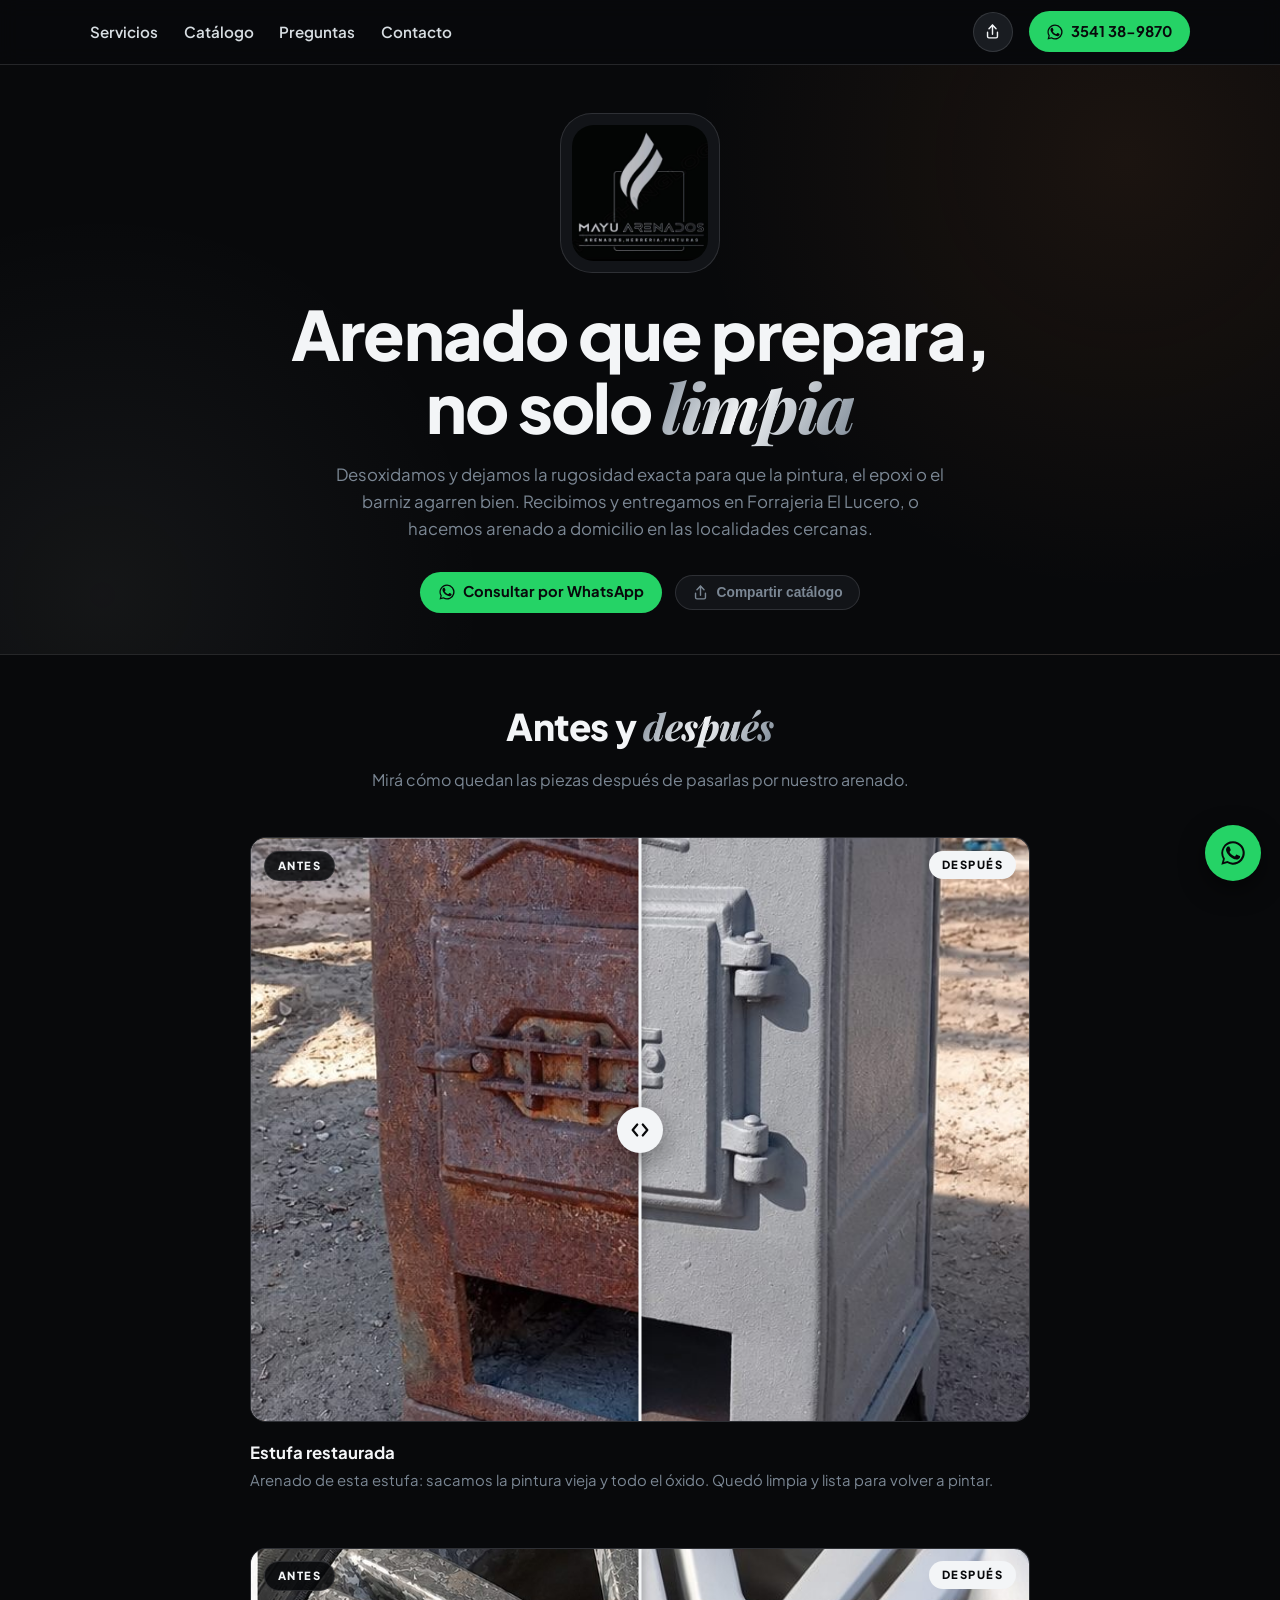
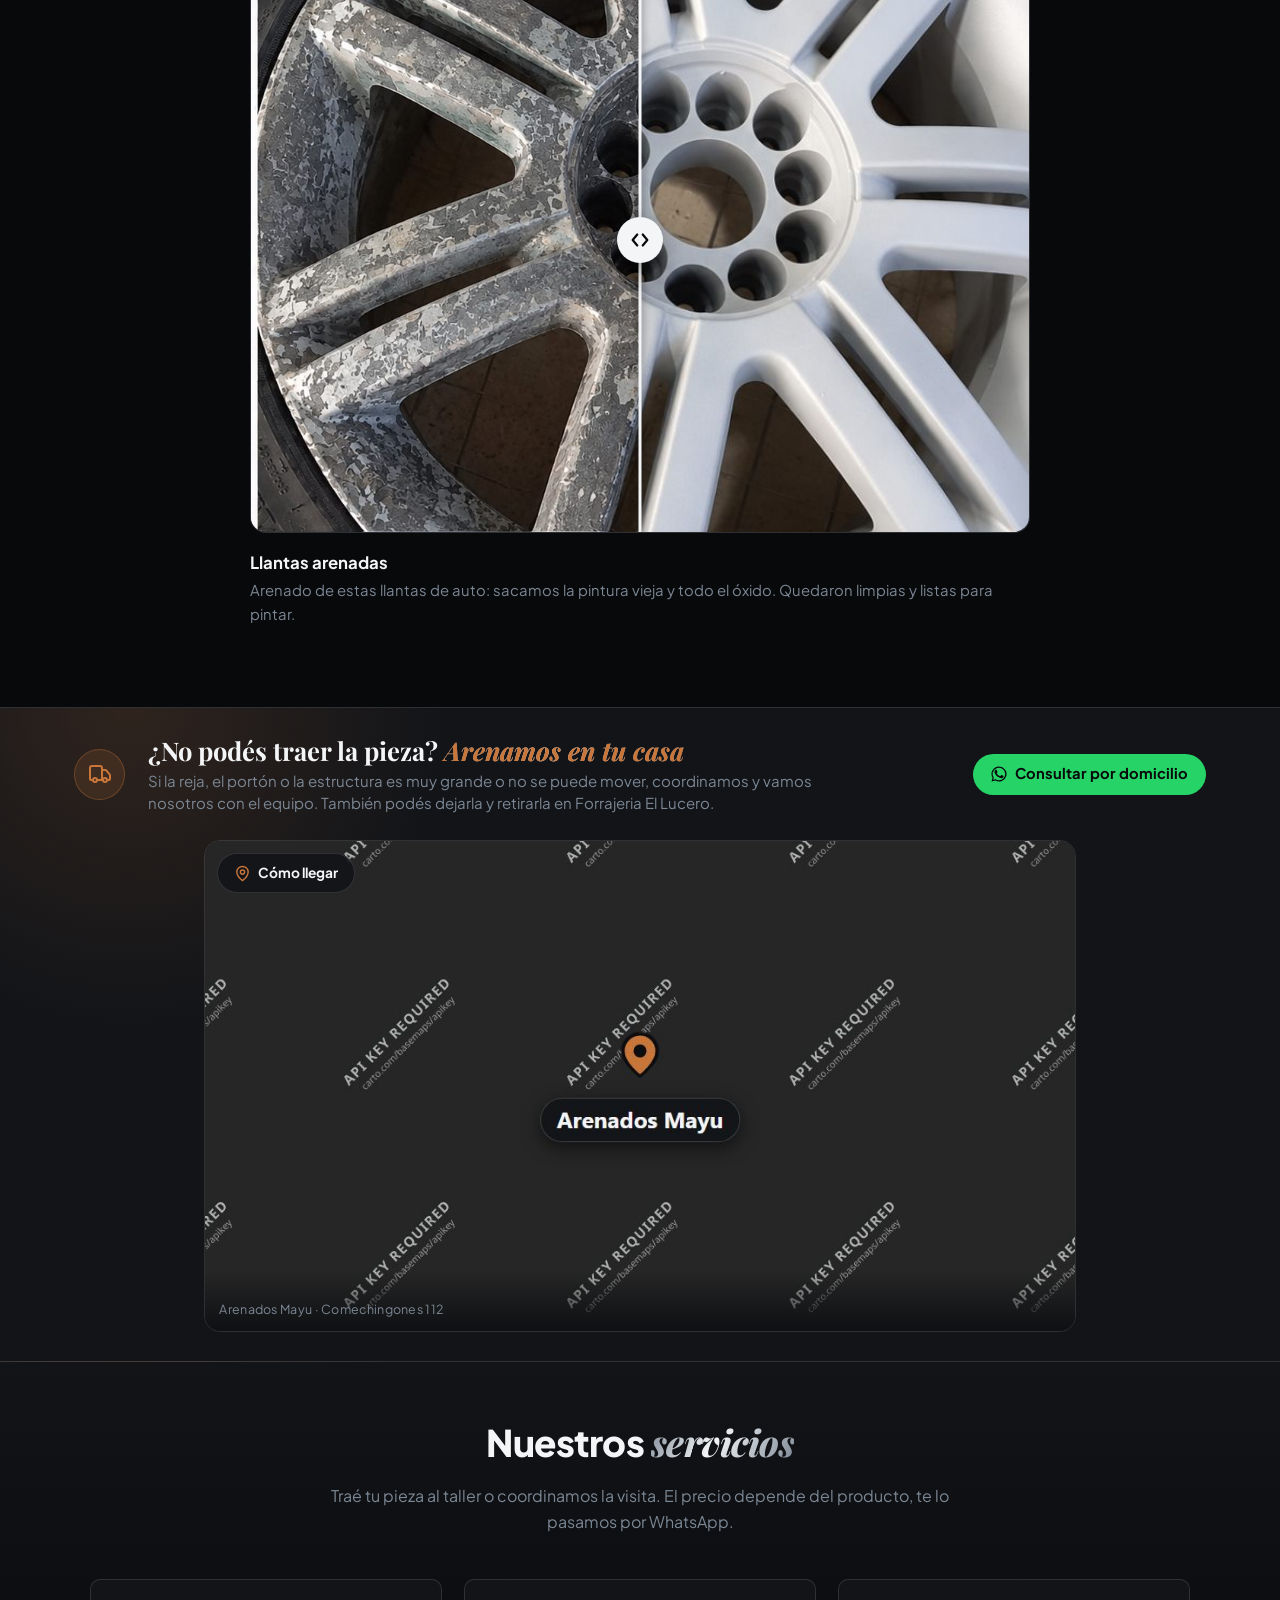
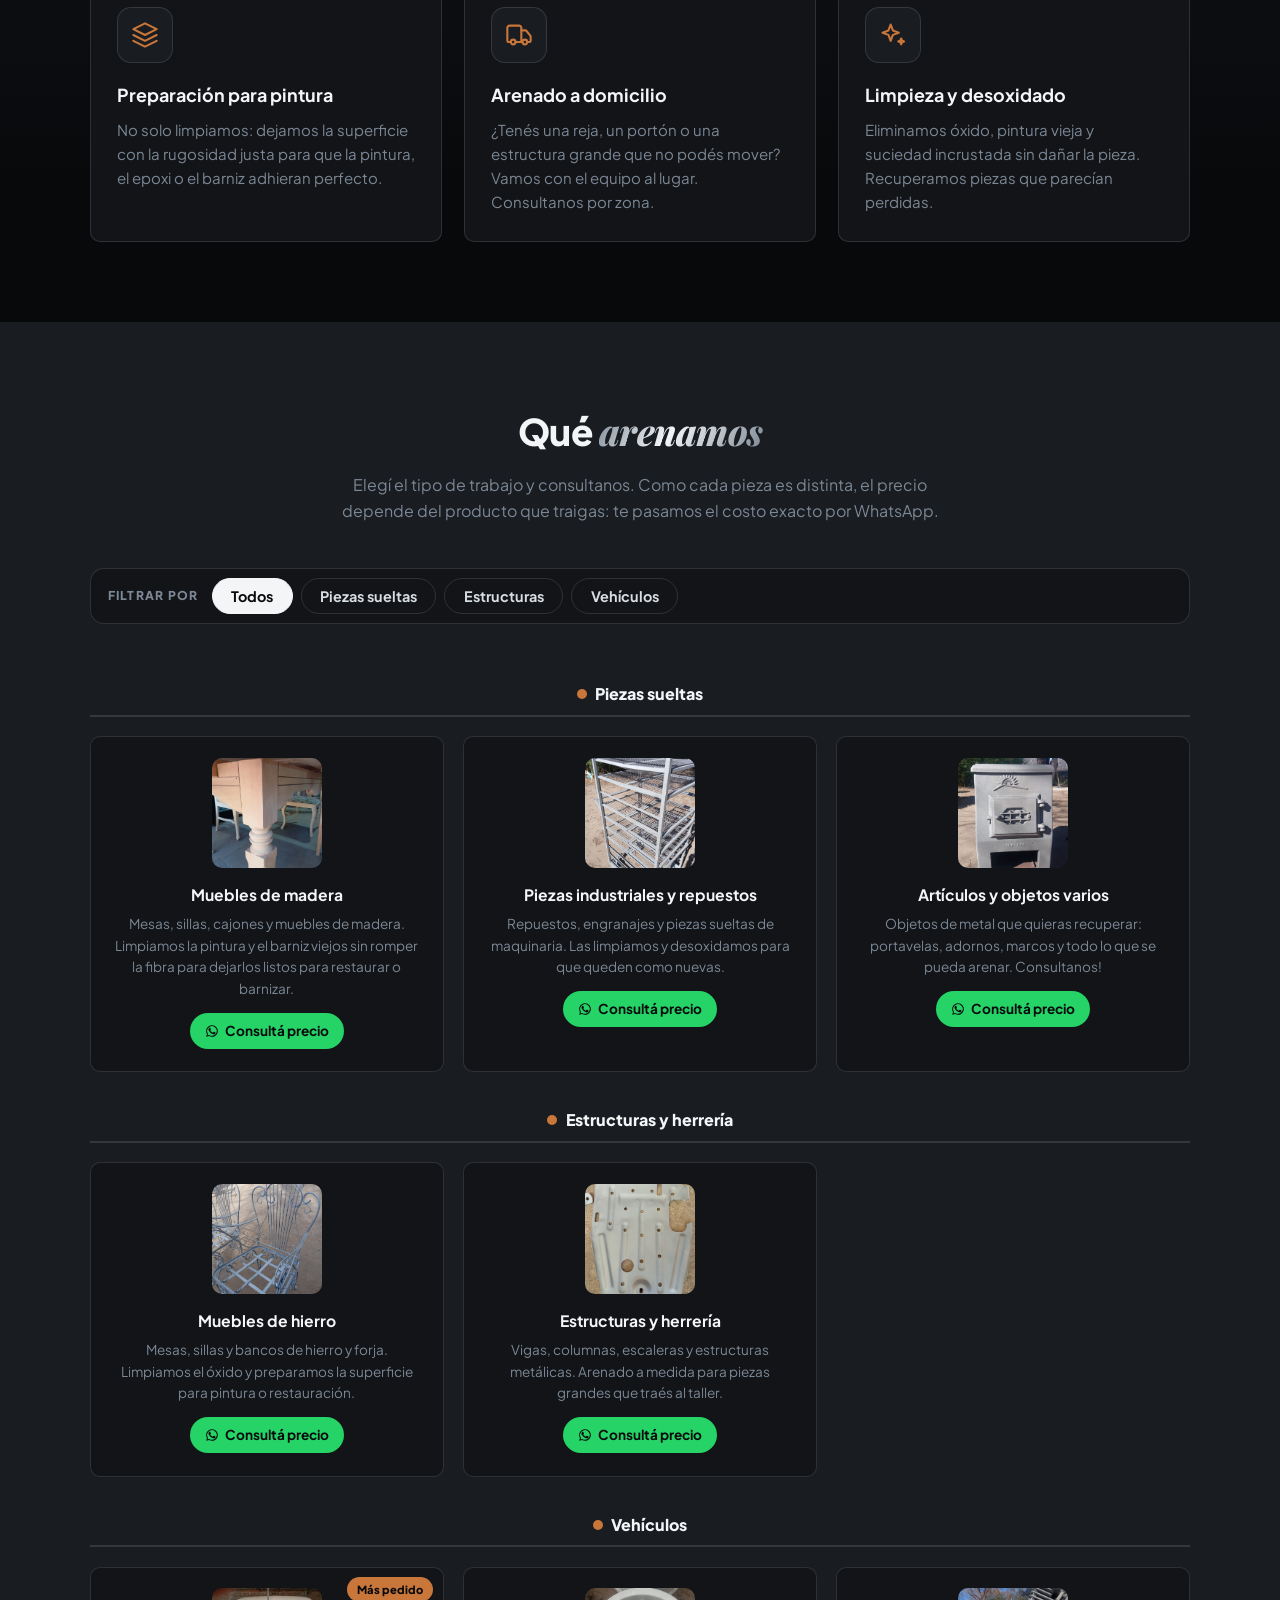
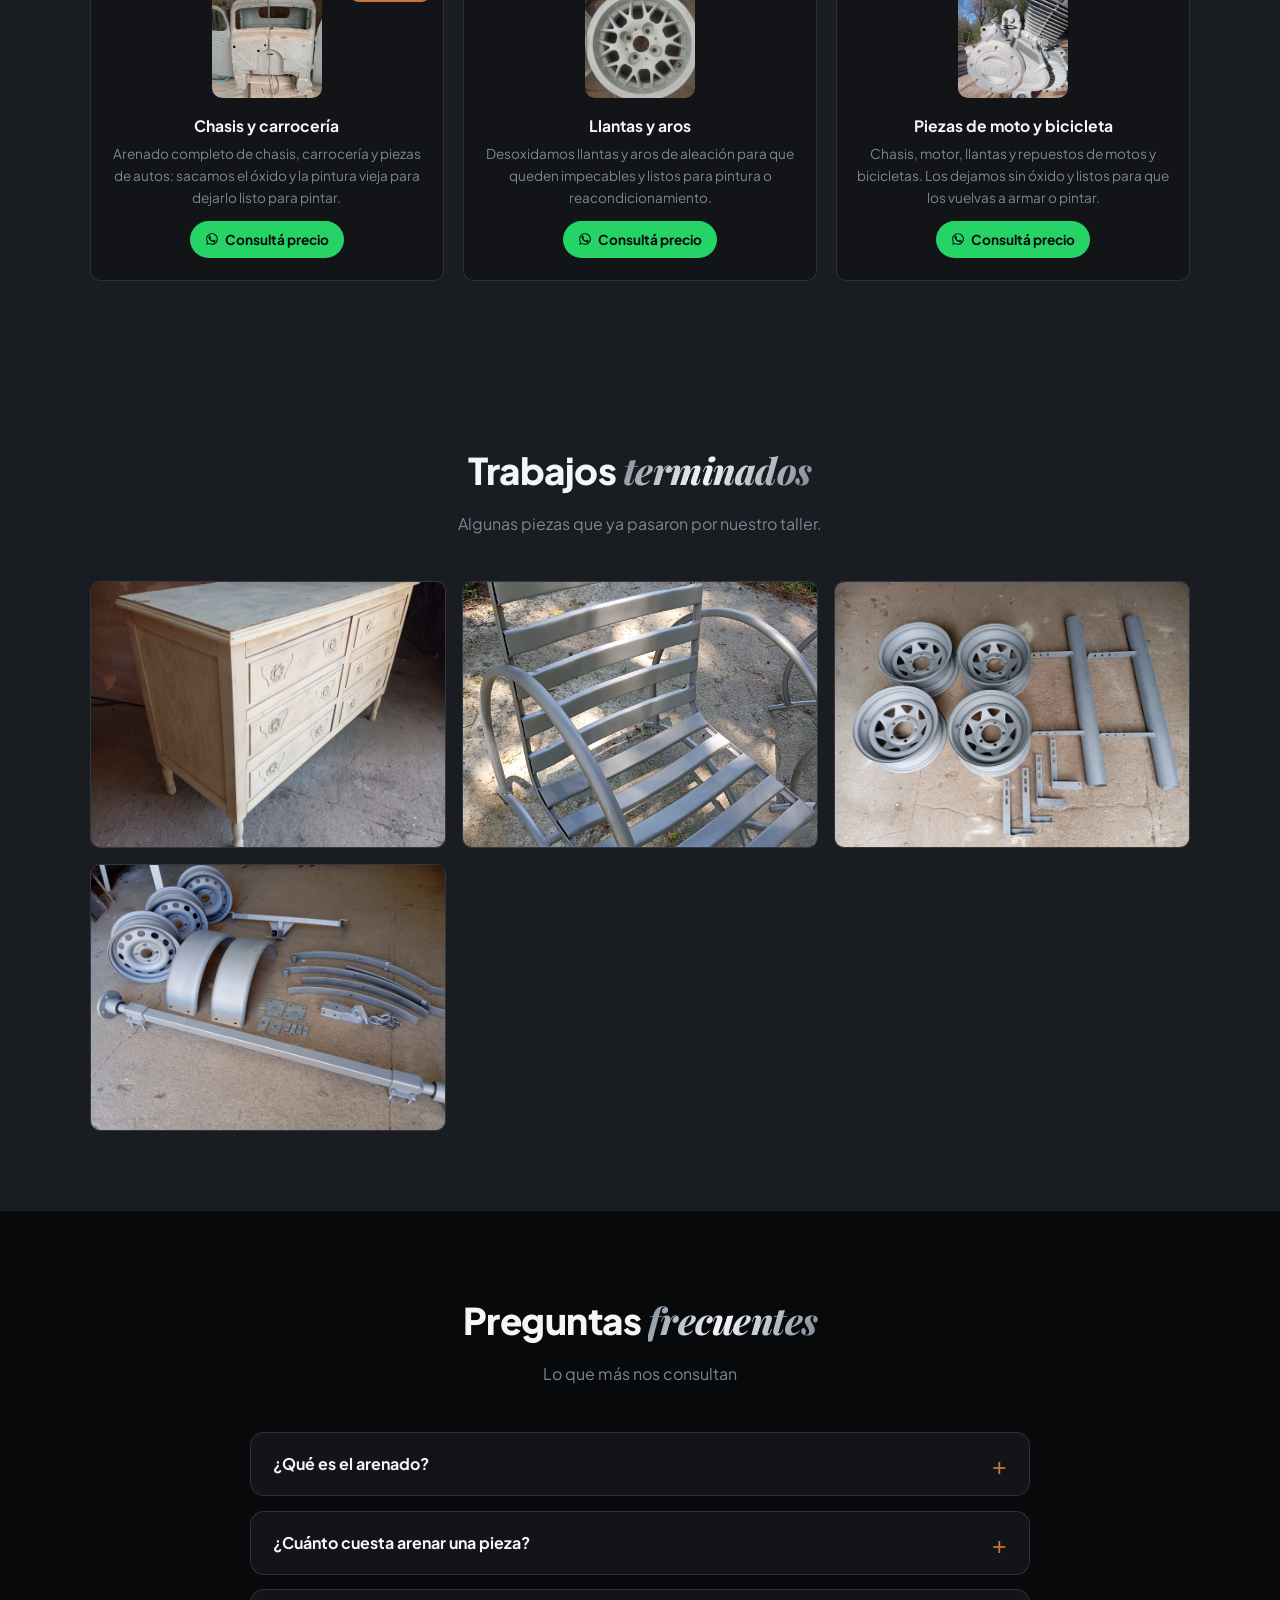
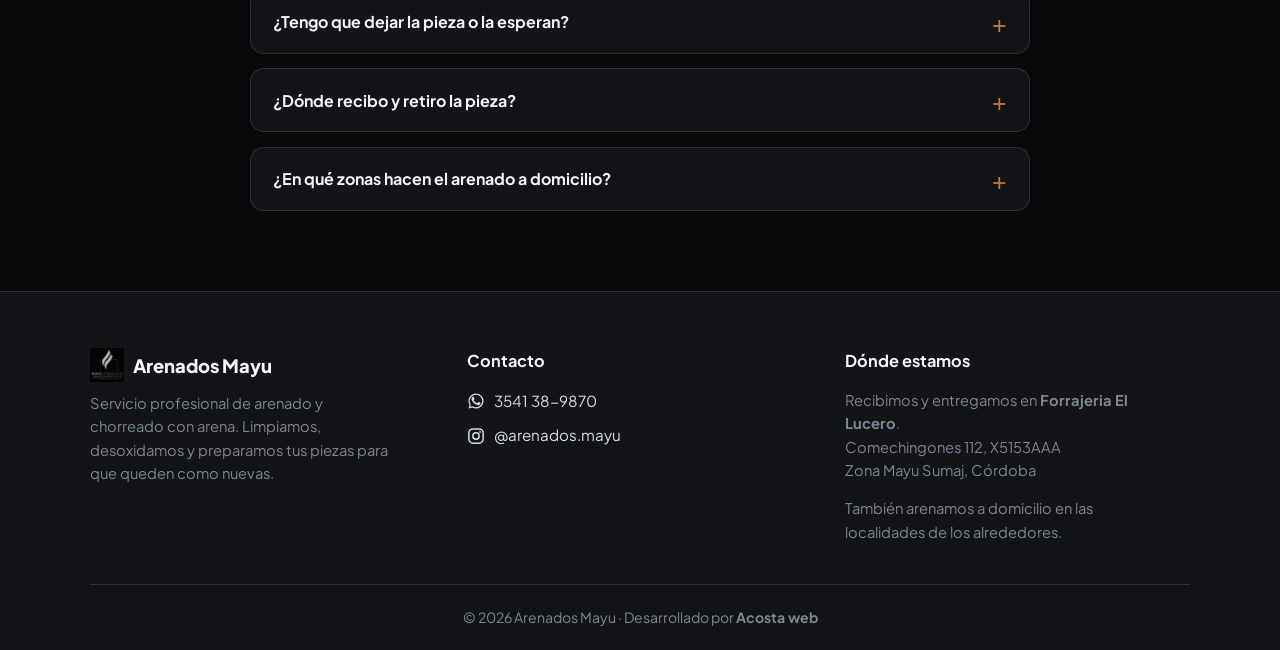
<file: index.html>
<!DOCTYPE html>
<html lang="es">
<head>
  <meta charset="UTF-8">
  <meta name="viewport" content="width=device-width, initial-scale=1.0">
  <meta name="theme-color" content="#08090b">
  <title>Arenados Mayu | Arenado en Comechingones, Mayu Sumaj</title>
  <meta name="description" content="Arenado y chorreado con arena en Comechingones, Mayu Sumaj, Córdoba. Retiro y entrega en Forrajeria El Lucero. Desoxidado y preparado para pintar, a domicilio.">

  <!-- Vista previa del link al compartirlo (WhatsApp, Instagram, etc.)
       📌 Verificá que img/og-preview.jpg exista con ESE nombre y extensión. -->
  <meta property="og:type" content="website">
  <meta property="og:title" content="Arenados Mayu | Servicio de arenado de piezas">
  <meta property="og:description" content="Arenado de piezas, estructuras y vehículos. ¿No podés traer la pieza? Arenamos a domicilio. Mirá el catálogo y consultá precios por WhatsApp 📲">
  <meta property="og:image" content="https://arenados-mayu.onrender.com/img/og-preview.jpg">
  <meta property="og:image:width" content="1200">
  <meta property="og:image:height" content="630">
  <meta property="og:image:type" content="image/jpeg">
  <meta property="og:image:alt" content="Arenado de piezas metálicas en Arenados Mayu ">
  <meta property="og:url" content="https://arenados-mayu.onrender.com/">
  <meta name="twitter:card" content="summary_large_image">

  <!-- ══════════════════════════════════════════════════════════
       DATOS ESTRUCTURADOS (schema.org / JSON-LD)
       Le dice a Google qué es el negocio, dónde está y qué hace.
       📌 Si cambiás un servicio del catálogo, actualizá la lista de
          abajo para que Google no siga mostrando los nombres viejos.
       📌 Los horarios van aparte: se cargan en Google Business,
          no en el código de la web.
  ═══════════════════════════════════════════════════════════ -->
  <script type="application/ld+json">
  {
    "@context": "https://schema.org",
    "@type": "LocalBusiness",
    "@id": "https://arenados-mayu.onrender.com/#negocio",
    "name": "Arenados Mayu",
    "image": "https://arenados-mayu.onrender.com/img/og-preview.jpg",
    "url": "https://arenados-mayu.onrender.com/",
    "telephone": "+543541389870",
    "sameAs": [
      "https://www.instagram.com/arenados.mayu/",
      "https://wa.me/543541389870",
      "https://www.google.com/maps/place/Arenados+Mayu/@-31.4741309,-64.5416299,17z/data=!3m1!4b1!4m6!3m5!1s0x942d694c28f6584f:0x5e70fe9ed16cc3c9!8m2!3d-31.4741309!4d-64.5416299!16s%2Fg%2F11p1jvl39_"
    ],
    "hasMap": "https://www.google.com/maps/place/Arenados+Mayu/@-31.4741309,-64.5416299,17z/data=!3m1!4b1!4m6!3m5!1s0x942d694c28f6584f:0x5e70fe9ed16cc3c9!8m2!3d-31.4741309!4d-64.5416299!16s%2Fg%2F11p1jvl39_",
    "description": "Servicio profesional de arenado y chorreado con arena. Limpieza, desoxidado y preparación de piezas metálicas, estructuras y vehículos para pintura. Recibimos y entregamos en Forrajeria El Lucero, Comechingones (X5153), Mayu Sumaj. Arenado a domicilio en las localidades cercanas.",
    "priceRange": "$$",
    "currenciesAccepted": "ARS",
    "address": {
      "@type": "PostalAddress",
      "streetAddress": "Comechingones 112",
      "addressLocality": "Comechingones",
      "postalCode": "X5153AAA",
      "addressRegion": "Córdoba",
      "addressCountry": "AR"
    },
    "geo": {
      "@type": "GeoCoordinates",
      "latitude": -31.4741309,
      "longitude": -64.5416299
    },
    "areaServed": [
      { "@type": "City", "name": "Comechingones" },
      { "@type": "City", "name": "Villa Icho Cruz" },
      { "@type": "AdministrativeArea", "name": "Mayu Sumaj y alrededores, Córdoba" }
    ],
    "hasOfferCatalog": {
      "@type": "OfferCatalog",
      "name": "Servicios de arenado",
      "itemListElement": [
        { "@type": "Offer", "itemOffered": { "@type": "Service", "name": "Arenado de muebles de madera" } },
        { "@type": "Offer", "itemOffered": { "@type": "Service", "name": "Arenado de piezas industriales y repuestos" } },
        { "@type": "Offer", "itemOffered": { "@type": "Service", "name": "Arenado de artículos y objetos varios" } },
        { "@type": "Offer", "itemOffered": { "@type": "Service", "name": "Arenado de muebles de hierro" } },
        { "@type": "Offer", "itemOffered": { "@type": "Service", "name": "Arenado de estructuras y herrería" } },
        { "@type": "Offer", "itemOffered": { "@type": "Service", "name": "Arenado de chasis y carrocería" } },
        { "@type": "Offer", "itemOffered": { "@type": "Service", "name": "Arenado de llantas y aros" } },
        { "@type": "Offer", "itemOffered": { "@type": "Service", "name": "Arenado de piezas de moto y bicicleta" } },
        {
          "@type": "Offer",
          "itemOffered": {
            "@type": "Service",
            "name": "Arenado a domicilio",
            "description": "Arenado en el lugar del cliente, para rejas, portones y estructuras grandes que no se pueden mover. También se puede dejar la pieza y retirarla en Forrajeria El Lucero, Comechingones (X5153), Mayu Sumaj.",
            "areaServed": { "@type": "AdministrativeArea", "name": "Mayu Sumaj y alrededores, Córdoba" }
          }
        }
      ]
    }
  }
  </script>

  <!-- Tipografias -->
  <link rel="preconnect" href="https://fonts.googleapis.com">
  <link rel="preconnect" href="https://fonts.gstatic.com" crossorigin>
  <link href="https://fonts.googleapis.com/css2?family=Plus+Jakarta+Sans:wght@400;500;600;700;800&family=Playfair+Display:ital,wght@1,600;1,700&display=swap" rel="stylesheet">

  <link rel="stylesheet" href="css/estilos.css">
  <link rel="icon" type="image/png" href="img/logo-mayu.png">
</head>
<body>

  <!-- ÍCONOS (SVG reutilizables). Se usan con: <svg class="ico ico--wa"><use href="#i-wa"/></svg> -->
  <svg width="0" height="0" style="position:absolute" aria-hidden="true" focusable="false">
    <symbol id="i-wa" viewBox="0 0 24 24"><path d="M17.5 14.4c-.3-.15-1.76-.87-2.03-.97-.27-.1-.47-.15-.67.15-.2.3-.77.97-.94 1.17-.17.2-.35.22-.65.07-.3-.15-1.26-.46-2.4-1.48-.89-.79-1.49-1.77-1.66-2.07-.17-.3-.02-.46.13-.61.13-.13.3-.35.45-.52.15-.17.2-.3.3-.5.1-.2.05-.37-.02-.52-.08-.15-.67-1.62-.92-2.22-.24-.58-.49-.5-.67-.51h-.57c-.2 0-.52.07-.8.37-.27.3-1.04 1.02-1.04 2.49s1.07 2.89 1.22 3.09c.15.2 2.1 3.2 5.08 4.49.71.31 1.26.49 1.7.63.71.23 1.36.2 1.87.12.57-.09 1.76-.72 2-1.42.25-.7.25-1.3.18-1.42-.08-.12-.28-.2-.57-.35zM12 2a10 10 0 0 0-8.6 15.06L2 22l5.08-1.33A10 10 0 1 0 12 2zm0 18.3c-1.55 0-3.06-.42-4.38-1.22l-.31-.18-3.02.8.8-2.94-.2-.31a8.33 8.33 0 1 1 7.11 3.85z"/></symbol>
    <symbol id="i-share" viewBox="0 0 24 24"><path d="M12 3v13"/><path d="m7 8 5-5 5 5"/><path d="M5 13v6a2 2 0 0 0 2 2h10a2 2 0 0 0 2-2v-6"/></symbol>
    <symbol id="i-pin" viewBox="0 0 24 24"><path d="M20 10c0 6-8 12-8 12s-8-6-8-12a8 8 0 0 1 16 0Z"/><circle cx="12" cy="10" r="3"/></symbol>
    <symbol id="i-capas" viewBox="0 0 24 24"><path d="m12 2 10 5-10 5L2 7z"/><path d="m2 12 10 5 10-5"/><path d="m2 17 10 5 10-5"/></symbol>
    <symbol id="i-camion" viewBox="0 0 24 24"><path d="M14 18V6a2 2 0 0 0-2-2H4a2 2 0 0 0-2 2v11a1 1 0 0 0 1 1h2"/><path d="M15 18H9"/><path d="M19 18h2a1 1 0 0 0 1-1v-3.65a1 1 0 0 0-.22-.624l-3.48-4.35A1 1 0 0 0 17.52 8H14"/><circle cx="17" cy="18" r="2"/><circle cx="7" cy="18" r="2"/></symbol>
    <symbol id="i-brillo" viewBox="0 0 24 24"><path d="M10 3l1.9 5.1L17 10l-5.1 1.9L10 17l-1.9-5.1L3 10l5.1-1.9z"/><path d="M19 15l.7 1.8 1.8.7-1.8.7L19 20l-.7-1.8-1.8-.7 1.8-.7z"/></symbol>
    <symbol id="i-ig" viewBox="0 0 24 24"><rect x="2.5" y="2.5" width="19" height="19" rx="5.5"/><circle cx="12" cy="12" r="4.2"/><circle cx="17.4" cy="6.6" r="1.15" fill="currentColor" stroke="none"/></symbol>
  </svg>

  <!-- NOMBRE DEL NEGOCIO: editalo aqui abajo -->
  <div class="brand" data-nombre="Arenados Mayu"></div>

  <!-- ═══════════ CABECERA ═══════════ -->
  <header class="header" id="inicio">
    <div class="header__inner">
      <nav class="header__nav" id="menu-movil">
        <a href="#servicios">Servicios</a>
        <a href="#catalogo">Catálogo</a>
        <a href="#faq">Preguntas</a>
        <a href="#contacto">Contacto</a>
      </nav>

      <!-- Botón Compartir (visible en todas las páginas) -->
      <button class="btn-compartir-header js-compartir" type="button" aria-label="Compartir catálogo">
        <svg class="ico ico--linea" aria-hidden="true"><use href="#i-share"/></svg>
        
      </button>

      <!-- Numero de WhatsApp: 3541 38-9870 (en celular se muestra solo el ícono) -->
      <a class="btn-whatsapp" aria-label="Escribir por WhatsApp al 3541 38-9870" href="https://wa.me/543541389870?text=Hola!%20Quisiera%20consultar%20por%20el%20arenado%20de%20una%20pieza.%20%C2%BFReciben%20y%20entregan%20en%20Forrajeria%20El%20Lucero%3F" target="_blank" rel="noopener">
        <svg class="ico ico--wa" aria-hidden="true"><use href="#i-wa"/></svg>
        <span class="btn-whatsapp__num">3541 38-9870</span>
      </a>

      <button class="header__burger" id="btn-menu" aria-label="Abrir menú" aria-expanded="false" aria-controls="menu-movil">
        <span></span><span></span><span></span>
      </button>
    </div>
  </header>

  <!-- ═══════════ PORTADA / HERO ═══════════ -->
  <section class="hero" id="portada">
    <div class="hero__inner">
      <div class="hero__info">
        <!-- Arriba del título va el logo en foto, a pedido del cliente -->
        <span class="hero__badge">
          <img class="hero__badge-logo" src="img/logo-mayu.png" alt="Arenados Mayu" width="640" height="640">
        </span>
        <h1 class="hero__titulo">Arenado que prepara, no solo <em>limpia</em></h1>
        <p class="hero__sub">Desoxidamos y dejamos la rugosidad exacta para que la pintura, el epoxi o el barniz agarren bien. Recibimos y entregamos en Forrajeria El Lucero, o hacemos arenado a domicilio en las localidades cercanas.</p>
        <div class="hero__acciones">
          <a class="btn-whatsapp" href="https://wa.me/543541389870?text=Hola!%20Quisiera%20consultar%20por%20el%20arenado%20de%20una%20pieza.%20%C2%BFReciben%20y%20entregan%20en%20Forrajeria%20El%20Lucero%3F" target="_blank" rel="noopener">
            <svg class="ico ico--wa" aria-hidden="true"><use href="#i-wa"/></svg>
            Consultar por WhatsApp
          </a>
          <button class="btn-compartir js-compartir" type="button">
            <svg class="ico ico--linea" aria-hidden="true"><use href="#i-share"/></svg>
            Compartir catálogo
          </button>
        </div>
      </div>

    </div>
  </section>

  <!-- ═══════════ ANTES Y DESPUÉS ═══════════ -->
  <!-- Va apenas abajo del hero a pedido del cliente: la prueba visual del
       antes/después es lo que más convence, y enterrada abajo del catálogo
       casi nadie la llegaba a ver. -->
  <section class="seccion seccion--antes-despues" id="trabajos">
    <div class="container container--angosto">
      <h2 class="titulo-seccion">Antes y <em>después</em></h2>
      <p class="subtitulo-seccion">Mirá cómo quedan las piezas después de pasarlas por nuestro arenado.</p>

      <!-- 💡 Las fotos del "antes y después" se editan en js/antes-despues.js.
           Cada trabajo aparece uno debajo del otro, con su propia barra. -->
      <div class="comparador" id="comparador"></div>
    </div>
  </section>

  <!-- ═══════════ ARENADO A DOMICILIO (franja destacada) ═══════════ -->
  <!-- Franja fina de aviso: el dato que más gente busca y el que más cuesta
       que noten si está escondido en el FAQ. -->
  <aside class="domicilio" id="domicilio">
    <div class="domicilio__inner">
      <div class="domicilio__icono" aria-hidden="true">
        <svg class="ico ico--linea"><use href="#i-camion"/></svg>
      </div>
      <div class="domicilio__texto">
        <h2 class="domicilio__titulo">¿No podés traer la pieza? <em>Arenamos en tu casa</em></h2>
        <p class="domicilio__desc">Si la reja, el portón o la estructura es muy grande o no se puede mover, coordinamos y vamos nosotros con el equipo. También podés dejarla y retirarla en Forrajeria El Lucero.</p>
      </div>
      <a class="btn-whatsapp domicilio__cta" href="https://wa.me/543541389870?text=Hola!%20Tengo%20una%20pieza%20para%20arenar%20y%20querr%C3%ADa%20saber%20si%20pueden%20hacerlo%20a%20domicilio%20en%20mi%20zona." target="_blank" rel="noopener">
        <svg class="ico ico--wa" aria-hidden="true"><use href="#i-wa"/></svg>
        Consultar por domicilio
      </a>
    </div>

    <!-- El mapa va abajo del botón de la franja, a pedido del cliente. La
         tarjeta ES el botón de "Cómo llegar": la foto de fondo, la etiqueta
         arriba y la dirección abajo. Es una foto (img/mapa-preview.jpg) y no
         el mapa vivo de Google a propósito: el iframe de Maps pesa más de
         1 MB y el celular de los clientes abre la app al tocar.
         El href apunta al pin exacto de la ficha de Google Maps. -->
    <div class="domicilio__mapa">
      <a class="mapa-card" href="https://www.google.com/maps/place/Arenados+Mayu/@-31.4741309,-64.5416299,17z/data=!3m1!4b1!4m6!3m5!1s0x942d694c28f6584f:0x5e70fe9ed16cc3c9!8m2!3d-31.4741309!4d-64.5416299!16s%2Fg%2F11p1jvl39_" target="_blank" rel="noopener">
        <img class="mapa-card__img" src="img/mapa-preview.jpg" alt="Mapa con la ubicación de Arenados Mayu en Comechingones 112, X5153" width="1000" height="563">
        <span class="mapa-card__boton">
          <svg class="ico ico--linea" aria-hidden="true"><use href="#i-pin"/></svg>
          Cómo llegar
        </span>
        <span class="mapa-card__pie">Arenados Mayu &middot; Comechingones 112</span>
      </a>
    </div>
  </aside>

  <!-- ═══════════ SERVICIOS ═══════════ -->
  <section class="seccion seccion--primera" id="servicios">
    <div class="container">
      <h2 class="titulo-seccion">Nuestros <em>servicios</em></h2>
      <p class="subtitulo-seccion">Traé tu pieza al taller o coordinamos la visita. El precio depende del producto, te lo pasamos por WhatsApp.</p>

      <div class="grid-servicios">
        <article class="servicio">
          <div class="servicio__icono"><svg class="ico ico--linea" aria-hidden="true"><use href="#i-capas"/></svg></div>
          <h3 class="servicio__titulo">Preparación para pintura</h3>
          <p class="servicio__texto">No solo limpiamos: dejamos la superficie con la rugosidad justa para que la pintura, el epoxi o el barniz adhieran perfecto.</p>
        </article>

        <article class="servicio">
          <div class="servicio__icono"><svg class="ico ico--linea" aria-hidden="true"><use href="#i-camion"/></svg></div>
          <h3 class="servicio__titulo">Arenado a domicilio</h3>
          <p class="servicio__texto">¿Tenés una reja, un portón o una estructura grande que no podés mover? Vamos con el equipo al lugar. Consultanos por zona.</p>
        </article>

        <article class="servicio">
          <div class="servicio__icono"><svg class="ico ico--linea" aria-hidden="true"><use href="#i-brillo"/></svg></div>
          <h3 class="servicio__titulo">Limpieza y desoxidado</h3>
          <p class="servicio__texto">Eliminamos óxido, pintura vieja y suciedad incrustada sin dañar la pieza. Recuperamos piezas que parecían perdidas.</p>
        </article>
      </div>
    </div>
  </section>

  <!-- ═══════════ CATÁLOGO ═══════════ -->
  <section class="seccion seccion--clara" id="catalogo">
    <div class="container">
      <h2 class="titulo-seccion">Qué <em>arenamos</em></h2>
      <p class="subtitulo-seccion">Elegí el tipo de trabajo y consultanos. Como cada pieza es distinta, el precio depende del producto que traigas: te pasamos el costo exacto por WhatsApp.</p>

      <nav class="filtros" id="nav-filtros">
        <span class="filtros__label">Filtrar por</span>
        <button class="filtro filtro--activo" data-filtro="todos">Todos</button>
        <button class="filtro" data-filtro="pieza">Piezas sueltas</button>
        <button class="filtro" data-filtro="estructura">Estructuras</button>
        <button class="filtro" data-filtro="vehiculo">Vehículos</button>
      </nav>

      <div class="catalogo" id="catalogo-grid"></div>
      <!-- El mensaje de "sin resultados" va FUERA del grid: renderizar()
           reemplaza el contenido del grid en cada filtro y lo borraria. -->
      <p class="catalogo__vacio" id="vacio" style="display:none;">
        No se encontraron artículos para esta categoría.
      </p>

      <!-- 💡 Los datos del catálogo se editan en js/productos.js -->

      <!--
        CONTENIDO EN HTML PLANO (SEO)
        El catálogo de arriba se arma con JavaScript, y hay buscadores
        (y personas) que no lo ejecutan. Esta lista existe para que los
        servicios estén en el HTML: los leen los buscadores, y el
        visitante sin JS los ve igual. Misma lista que js/productos.js.
      -->
      <noscript>
        <div class="noscript-lista">
          <h3>Arenamos en Comechingones, Villa Icho Cruz y zona Mayu Sumaj</h3>
          <p>Recibimos y entregamos en Forrajeria El Lucero. También arenamos a domicilio. Consultá precio por WhatsApp al 3541 38-9870:</p>
          <ul>
            <li><a href="https://wa.me/543541389870?text=Hola%21%20Quer%C3%ADa%20consultar%20por%20el%20arenado%20de%20un%20mueble%20de%20madera.">Arenado de muebles de madera</a></li>
            <li><a href="https://wa.me/543541389870?text=Hola%21%20Quer%C3%ADa%20consultar%20por%20el%20arenado%20de%20una%20pieza%20industrial.">Arenado de piezas industriales y repuestos</a></li>
            <li><a href="https://wa.me/543541389870?text=Hola%21%20Quer%C3%ADa%20consultar%20por%20el%20arenado%20de%20un%20objeto%20de%20metal.">Arenado de artículos y objetos varios</a></li>
            <li><a href="https://wa.me/543541389870?text=Hola%21%20Quer%C3%ADa%20consultar%20por%20el%20arenado%20de%20un%20mueble%20de%20hierro.">Arenado de muebles de hierro</a></li>
            <li><a href="https://wa.me/543541389870?text=Hola%21%20Quer%C3%ADa%20consultar%20por%20el%20arenado%20de%20una%20estructura%20de%20herreria.">Arenado de estructuras y herrería</a></li>
            <li><a href="https://wa.me/543541389870?text=Hola%21%20Quer%C3%ADa%20consultar%20por%20el%20arenado%20de%20un%20chasis.">Arenado de chasis y carrocería</a></li>
            <li><a href="https://wa.me/543541389870?text=Hola%21%20Quer%C3%ADa%20consultar%20por%20el%20arenado%20de%20llantas%20y%20aros.">Arenado de llantas y aros</a></li>
            <li><a href="https://wa.me/543541389870?text=Hola%21%20Quer%C3%ADa%20consultar%20por%20el%20arenado%20de%20piezas%20de%20moto%20o%20bicicleta.">Arenado de piezas de moto y bicicleta</a></li>
          </ul>
        </div>
      </noscript>
    </div>
  </section>

  <!-- ═══════════ GALERÍA ═══════════ -->
  <section class="seccion seccion--clara" id="galeria">
    <div class="container">
      <h2 class="titulo-seccion">Trabajos <em>terminados</em></h2>
      <p class="subtitulo-seccion">Algunas piezas que ya pasaron por nuestro taller.</p>

      <!-- 💡 Para agregar más fotos: guardalas en /img y copiá una
           linea <img> de las de abajo cambiando la ruta y el alt.
           Conviene que el alt describa la pieza real (ej: "Llanta de auto arenada"). -->
      <div class="galeria" id="galeria-grid">
        <img class="galeria__img" src="img/galeria-1.jpg" alt="Trabajo terminado: pieza desoxidada y lista para pintar" loading="lazy">
        <img class="galeria__img" src="img/galeria-2.jpg" alt="Trabajo terminado: pieza restaurada en el taller" loading="lazy">
        <img class="galeria__img" src="img/galeria-3.jpg" alt="Trabajo terminado: resultado final del arenado" loading="lazy">
        <img class="galeria__img" src="img/galeria-4.jpg" alt="Trabajo terminado en Arenados Mayu: pieza arenada y restaurada" loading="lazy">
      </div>
    </div>
  </section>

  <!-- ═══════════ PREGUNTAS FRECUENTES ═══════════ -->
  <section class="seccion seccion--faq" id="faq">
    <div class="container container--angosto">
      <h2 class="titulo-seccion">Preguntas <em>frecuentes</em></h2>
      <p class="subtitulo-seccion">Lo que más nos consultan</p>

      <div class="faq" id="faq-lista">
        <details class="faq__item">
          <summary class="faq__pregunta">¿Qué es el arenado?</summary>
          <p class="faq__respuesta">Es un proceso que lanza arena (o abrasivo) a alta presión sobre una superficie para limpiarla, desoxidarla y dejarla lista para pintar o restaurar. Elimina óxido, pintura vieja y suciedad incrustada.</p>
        </details>

        <details class="faq__item">
          <summary class="faq__pregunta">¿Cuánto cuesta arenar una pieza?</summary>
          <p class="faq__respuesta">Depende del producto: el precio se calcula según el tamaño, el material y el estado de la pieza. Mandanos una foto por WhatsApp y te pasamos el costo exacto y el tiempo de trabajo.</p>
        </details>

        <details class="faq__item">
          <summary class="faq__pregunta">¿Tengo que dejar la pieza o la esperan?</summary>
          <p class="faq__respuesta">Depende del tamaño. Las piezas chicas las dejás en el taller; las estructuras grandes que no se pueden mover (rejas, portones, cubiertas) las arenamos <strong>a domicilio</strong>: vamos nosotros con el equipo. En los dos casos la entrega se coordina por WhatsApp según el trabajo: cuando traés la pieza te decimos cuánto demora y cuándo podés pasar a buscarla.</p>
        </details>

        <details class="faq__item">
          <summary class="faq__pregunta">¿Dónde recibo y retiro la pieza?</summary>
          <p class="faq__respuesta">Recibimos y entregamos en <strong>Forrajeria El Lucero</strong>, en Comechingones 112 (X5153AAA), zona Mayu Sumaj, Córdoba. Traés la pieza, la arenamos y te avisamos por WhatsApp cuándo podés pasar a buscarla. Todo se coordina por ese mismo chat.</p>
        </details>

        <details class="faq__item">
          <summary class="faq__pregunta">¿En qué zonas hacen el arenado a domicilio?</summary>
          <p class="faq__respuesta">Además del punto de retiro, vamos a las localidades de los alrededores de Mayu Sumaj. Si la pieza es grande o no se puede mover, escribinos contándonos dónde es y coordinamos la visita con el equipo móvil.</p>
        </details>
      </div>
    </div>
  </section>

  <!-- ═══════════ CONTACTO / PIE ═══════════ -->
  <footer class="footer" id="contacto">
    <div class="container">
      <div class="footer__grid">
        <div class="footer__col">
          <div class="footer__logo">
            <img class="footer__logo-img" src="img/logo-mayu.png" alt="Arenados Mayu">
            Arenados Mayu
          </div>
          <p class="footer__desc">Servicio profesional de arenado y chorreado con arena. Limpiamos, desoxidamos y preparamos tus piezas para que queden como nuevas.</p>
        </div>

        <div class="footer__col">
          <h4 class="footer__titulo">Contacto</h4>
          <a class="footer__link" href="https://wa.me/543541389870?text=Hola!%20Quisiera%20consultar%20por%20el%20arenado%20de%20una%20pieza.%20%C2%BFReciben%20y%20entregan%20en%20Forrajeria%20El%20Lucero%3F" target="_blank" rel="noopener">
            <svg class="ico ico--wa" aria-hidden="true"><use href="#i-wa"/></svg>
            3541 38-9870
          </a>
          <a class="footer__link" href="https://www.instagram.com/arenados.mayu/" target="_blank" rel="noopener me">
            <svg class="ico ico--linea" aria-hidden="true"><use href="#i-ig"/></svg>
            @arenados.mayu
          </a>
        </div>

        <div class="footer__col">
          <h4 class="footer__titulo">Dónde estamos</h4>
          <p class="footer__desc">
            Recibimos y entregamos en <strong>Forrajeria El Lucero</strong>.<br>
            Comechingones 112, X5153AAA<br>
            Zona Mayu Sumaj, Córdoba
          </p>
          <p class="footer__desc" style="margin-top: 0.9rem;">También arenamos a domicilio en las localidades de los alrededores.</p>
        </div>
      </div>

      <div class="footer__base">
        <p>© <span id="footer-anio"></span> Arenados Mayu · Desarrollado por <a class="footer__dev" href="https://catalogo-acosta-web.onrender.com" target="_blank" rel="noopener">Acosta web</a></p>
      </div>
    </div>
  </footer>

  <!-- Botón flotante de WhatsApp -->
  <a class="whatsapp-flotante" href="https://wa.me/543541389870?text=Hola!%20Quisiera%20consultar%20por%20el%20arenado%20de%20una%20pieza.%20%C2%BFReciben%20y%20entregan%20en%20Forrajeria%20El%20Lucero%3F" target="_blank" rel="noopener" aria-label="Escribinos por WhatsApp">
    <svg class="ico ico--wa" aria-hidden="true"><use href="#i-wa"/></svg>
  </a>

  <script src="js/productos.js"></script>
  <script src="js/antes-despues.js"></script>
  <script src="js/script.js"></script>
</body>
</html>
</file>
<file: css/estilos.css>
﻿/* ═══════════════════════════════════════════
   ARENADOS MAYU · ESTILOS
   Paleta oscura y metálica, en línea con el logo:
   negro + plata + un único acento cobre (chispa de arenado)
   ═══════════════════════════════════════════ */

* {
  margin: 0;
  padding: 0;
  box-sizing: border-box;
}

:root {
  --negro: #08090b;           /* fondo base, igual al del logo */
  --carbon: #121418;          /* paneles / tarjetas */
  --carbon-claro: #191c21;    /* secciones alternas */
  --plata: #d7dde2;           /* texto principal sobre fondo oscuro */
  --plata-brillo: #f3f5f7;    /* plata más clara, para titulares */
  --acero: #7b8794;           /* texto secundario */
  --acero-linea: rgba(215, 221, 226, 0.14); /* bordes sutiles */
  --cobre: #c8763a;           /* único acento: chispa de arenado */
  --cobre-suave: rgba(200, 118, 58, 0.14);
  --verde-whatsapp: #25d366;
  --sombra: 0 10px 30px rgba(0, 0, 0, 0.45);
  --radio: 16px;
  --radio-tarjeta: 10px;
}

html {
  scroll-behavior: smooth;
  /* Evita que el header fijo tape el título al navegar por los anclas (#servicios, etc.) */
  scroll-padding-top: 84px;
}

body {
  font-family: "Plus Jakarta Sans", "Segoe UI", Arial, sans-serif;
  background: var(--negro);
  color: var(--plata);
  line-height: 1.6;
}

/* Foco visible para quien navega con teclado */
a:focus-visible,
button:focus-visible,
summary:focus-visible {
  outline: 2px solid var(--cobre);
  outline-offset: 3px;
}

em {
  font-family: "Playfair Display", Georgia, serif;
  font-style: italic;
  background: linear-gradient(120deg, var(--acero) 0%, var(--plata-brillo) 45%, var(--acero) 100%);
  -webkit-background-clip: text;
  background-clip: text;
  color: transparent;
}

.container {
  width: min(92%, 1100px);
  margin: 0 auto;
}

.container--angosto {
  max-width: 780px;
}

/* Íconos SVG: tamaño base + dos variantes (relleno / línea) */
.ico {
  width: 18px;
  height: 18px;
  vertical-align: -3px;
  flex-shrink: 0;
}

.ico--wa {
  fill: currentColor;
}

.ico--linea {
  fill: none;
  stroke: currentColor;
  stroke-width: 2;
  stroke-linecap: round;
  stroke-linejoin: round;
}

.brand {
  display: none;
}

/* ─────────── CABECERA ─────────── */
.header {
  position: sticky;
  top: 0;
  z-index: 50;
  background: rgba(8, 9, 11, 0.82);
  backdrop-filter: blur(10px);
  border-bottom: 1px solid var(--acero-linea);
}

.header__inner {
  width: min(92%, 1100px);
  margin: 0 auto;
  display: flex;
  align-items: center;
  justify-content: flex-end;
  gap: 1rem;
  padding: 0.7rem 0;
}

.header__nav {
  display: flex;
  gap: 1.6rem;
  margin-right: auto; /* el menú queda a la izquierda, los botones a la derecha */
}

.header__nav a {
  color: var(--plata);
  text-decoration: none;
  font-weight: 600;
  font-size: 0.95rem;
  transition: color 0.2s;
}

.header__nav a:hover {
  color: var(--cobre);
}

.header__burger {
  display: none;
  /* 40 px: en celular es el control que abre el menú, con 34 era
     difícil de acertar con el dedo. */
  width: 40px;
  height: 40px;
  flex-direction: column;
  justify-content: center;
  align-items: center;
  gap: 5px;
  background: none;
  border: none;
  cursor: pointer;
  padding: 0;
}

.header__burger span {
  display: block;
  width: 22px;
  height: 2px;
  border-radius: 2px;
  background: var(--plata);
  transition: transform 0.25s, opacity 0.25s;
}

.header__burger--abierto span:nth-child(1) {
  transform: translateY(7px) rotate(45deg);
}

.header__burger--abierto span:nth-child(2) {
  opacity: 0;
}

.header__burger--abierto span:nth-child(3) {
  transform: translateY(-7px) rotate(-45deg);
}

/* Botón de WhatsApp: texto oscuro sobre verde (contraste ≈10:1; con blanco daba ≈2:1) */
.btn-whatsapp {
  display: inline-flex;
  align-items: center;
  gap: 0.45rem;
  background: var(--verde-whatsapp);
  color: var(--negro);
  font-weight: 700;
  padding: 0.55rem 1.1rem;
  border-radius: 999px;
  text-decoration: none;
  font-size: 0.92rem;
  transition: filter 0.2s, transform 0.2s;
}

.btn-whatsapp:hover {
  filter: brightness(1.08);
  transform: translateY(-1px);
}

/* ─────────── BOTÓN COMPARTIR (cabecera) ─────────── */
.btn-compartir-header {
  display: inline-flex;
  align-items: center;
  justify-content: center;
  width: 40px;
  height: 40px;
  padding: 0;
  gap: 0;
  background: var(--carbon-claro);
  border: 1px solid var(--acero-linea);
  color: var(--plata-brillo);
  font-weight: 700;
  font-size: 0.88rem;
  border-radius: 999px;
  cursor: pointer;
  transition: border-color 0.2s, transform 0.2s;
}

.btn-compartir-header .ico {
  width: 17px;
  height: 17px;
}

.btn-compartir-header:hover {
  border-color: var(--cobre);
  transform: translateY(-1px);
}

/* ─────────── TARJETA "CÓMO LLEGAR" (Google Maps) ─────────── */
/* Va en la franja "Arenamos en tu casa", abajo del botón de WhatsApp. La
   tarjeta ES el botón: mapa de fondo, etiqueta arriba y la dirección abajo.
   El mapa es una imagen y no el mapa vivo de Google a propósito: el iframe de
   Maps pesa más de 1 MB y el celular de los clientes abre la app al tocar. */
.mapa-card {
  position: relative;
  display: block;
  border: 1px solid var(--acero-linea);
  border-radius: var(--radio);
  overflow: hidden;
  text-decoration: none;
  transition: border-color 0.2s, transform 0.2s;
}

.mapa-card:hover {
  border-color: var(--cobre);
  transform: translateY(-2px);
}

.mapa-card__img {
  display: block;
  width: 100%;
  height: auto;
  /* La foto se ve ENTERA, sin recortar: el aspecto es el de la imagen
     (1000x563), así que el pin y la etiqueta quedan siempre completos. */
  aspect-ratio: 1000 / 563;
  object-fit: cover;
}

.mapa-card__boton {
  position: absolute;
  top: 0.75rem;
  left: 0.75rem;
  display: inline-flex;
  align-items: center;
  gap: 0.45rem;
  padding: 0.5rem 1rem;
  border-radius: 999px;
  background: rgba(18, 20, 24, 0.9);
  border: 1px solid var(--acero-linea);
  color: var(--plata-brillo);
  font-weight: 700;
  font-size: 0.86rem;
}

.mapa-card__boton .ico {
  width: 17px;
  height: 17px;
  color: var(--cobre);
}

.mapa-card__pie {
  position: absolute;
  left: 0;
  right: 0;
  bottom: 0;
  padding: 1.8rem 0.9rem 0.7rem;
  background: linear-gradient(rgba(11, 13, 16, 0), rgba(11, 13, 16, 0.9));
  color: var(--acero);
  font-size: 0.78rem;
  letter-spacing: 0.3px;
}

.mapa-card:hover .mapa-card__boton {
  border-color: var(--cobre);
}

/* ─────────── BOTÓN COMPARTIR CATÁLOGO ─────────── */
/* A la derecha y en versión chica a propósito: antes era una píldora
   grande con sombra, más llamativa que los filtros, y como estaba
   centrada justo arriba de ellos se leía como un filtro más. */
.btn-compartir {
  display: inline-flex;
  align-items: center;
  gap: 0.5rem;
  background: var(--carbon);
  border: 1px solid var(--acero-linea);
  color: var(--acero);
  font-weight: 700;
  font-size: 0.86rem;
  padding: 0.5rem 1rem;
  border-radius: 999px;
  cursor: pointer;
  transition: border-color 0.2s, color 0.2s, transform 0.2s;
}

.btn-compartir .ico {
  width: 17px;
  height: 17px;
}

.btn-compartir:hover {
  border-color: var(--cobre);
  color: var(--plata-brillo);
  transform: translateY(-1px);
}

/* Aviso flotante "link copiado" */
.aviso {
  position: fixed;
  left: 50%;
  bottom: 5.5rem;
  transform: translate(-50%, 12px);
  background: var(--carbon-claro);
  border: 1px solid var(--acero-linea);
  color: var(--plata-brillo);
  padding: 0.8rem 1.4rem;
  border-radius: 999px;
  font-size: 0.92rem;
  font-weight: 600;
  text-align: center;
  max-width: 90vw;
  box-shadow: var(--sombra);
  opacity: 0;
  pointer-events: none;
  z-index: 70;
  transition: opacity 0.25s, transform 0.25s;
}

.aviso--visible {
  opacity: 1;
  transform: translate(-50%, 0);
}

/* ─────────── SECCIONES ─────────── */
.seccion {
  padding: 5rem 0;
}

.seccion--clara {
  background: var(--carbon-claro);
}

.seccion--primera {
  padding-top: 3.2rem;
  background: linear-gradient(180deg, var(--carbon) 0%, var(--negro) 420px);
}

.seccion--antes-despues {
  padding-top: 2.6rem;
}

/* ─────────── FRANJA "ARENADO A DOMICILIO" ─────────── */
/* Banda fina entre el hero y los servicios. El leve cobre del fondo la
   marca como aviso, y no como una tarjeta más del catálogo. */
.domicilio {
  background:
    radial-gradient(circle at 10% 0%, rgba(200, 118, 58, 0.16), transparent 20rem),
    var(--carbon);
  border-top: 1px solid var(--acero-linea);
  border-bottom: 1px solid var(--acero-linea);
}

.domicilio__inner {
  display: flex;
  align-items: center;
  gap: 1.4rem;
  max-width: 1180px;
  margin: 0 auto;
  padding: 1.6rem 1.5rem;
}

.domicilio__icono {
  flex: 0 0 auto;
  display: grid;
  place-items: center;
  width: 3.2rem;
  height: 3.2rem;
  color: var(--cobre);
  background: var(--cobre-suave);
  border: 1px solid rgba(200, 118, 58, 0.35);
  border-radius: 50%;
}

.domicilio__icono .ico {
  width: 24px;
  height: 24px;
  vertical-align: 0;
}

.domicilio__texto {
  flex: 1 1 auto;
  min-width: 0;
}

.domicilio__titulo {
  font-family: "Playfair Display", Georgia, serif;
  font-size: clamp(1.15rem, 2.4vw, 1.6rem);
  color: var(--plata-brillo);
  line-height: 1.25;
  margin-bottom: 0.25rem;
}

.domicilio__titulo em {
  color: var(--cobre);
  font-style: italic;
}

.domicilio__desc {
  color: var(--acero);
  font-size: 0.94rem;
  line-height: 1.5;
  max-width: 62ch;
}

.domicilio__cta {
  flex: 0 0 auto;
  white-space: nowrap;
}

/* El mapa, abajo de la fila del botón. Wrapper aparte para poder darle su
   propio ancho y centrarlo, sin tocar el flex de arriba. */
.domicilio__mapa {
  max-width: 1180px;
  margin: 0 auto;
  padding: 0 1.5rem 1.8rem;
}

/* En la compu el mapa es más angosto que la franja para que no se coma la
   pantalla: más grande que los 780px que tenía antes, pero sin tapar todo.
   Va DESPUÉS de la regla de arriba porque si no la de 1180px le gana. */
@media (min-width: 861px) {
  .domicilio__mapa {
    max-width: 920px;
  }
}

@media (max-width: 820px) {
  .domicilio__inner {
    flex-wrap: wrap;
    gap: 1rem;
    padding: 1.4rem 1.15rem;
  }

  .domicilio__texto {
    flex: 1 1 55%;
  }

  .domicilio__cta {
    flex: 1 1 100%;
    justify-content: center;
  }

  .domicilio__mapa {
    max-width: 1244px;
    padding: 0 1.15rem 1.5rem;
  }
}

/* ─────────── PORTADA (hero del sitio) ─────────── */
.hero {
  overflow: hidden;
  background:
    radial-gradient(circle at 88% 16%, rgba(200, 118, 58, 0.1), transparent 27rem),
    radial-gradient(circle at 8% 90%, rgba(215, 221, 226, 0.06), transparent 24rem),
    var(--negro);
  border-bottom: 1px solid var(--acero-linea);
}

.hero__inner {
  width: min(92%, 1100px);
  margin: 0 auto;
  padding: 3rem 0 2.6rem;
  display: grid;
  /* El hero es solo texto: el mapa bajó a la franja "Arenamos en tu casa"
     para que el antes y después se vea en el primer pantallazo. */
  grid-template-columns: minmax(0, 1fr);
  grid-template-areas: "info";
}

.hero__info {
  grid-area: info;
  text-align: center;
}

.hero__info > * {
  animation: aparecer 0.7s ease both;
}

/* En vez de un texto, acá va la foto del logo (pedido del cliente).
   Por eso la píldora quedó cuadrada: no hay texto que paddingear. */
.hero__badge {
  display: inline-flex;
  align-items: center;
  background: var(--carbon);
  border: 1px solid var(--acero-linea);
  padding: 0.7rem;
  border-radius: 2rem;
  margin-bottom: 1.6rem;
  line-height: 0;
}

.hero__badge-logo {
  display: block;
  width: 136px;   /* antes 120px */
  height: 136px;
  border-radius: 1.35rem;
  object-fit: cover;
}

@media (max-width: 480px) {
  .hero__badge-logo {
    width: 108px;  /* antes 96px */
    height: 108px;
  }
}

.hero__titulo {
  font-size: clamp(2.45rem, 6vw, 4.25rem);
  font-weight: 800;
  line-height: 1.05;
  letter-spacing: -1.8px;
  text-wrap: balance;
  color: var(--plata-brillo);
}

.hero__sub {
  color: var(--acero);
  max-width: 610px;
  margin: 1.25rem auto 0;
  font-size: 1.05rem;
}

.hero__acciones {
  display: flex;
  align-items: center;
  justify-content: center;
  flex-wrap: wrap;
  gap: 0.8rem;
  margin-top: 1.8rem;
}

@media (max-width: 860px) {
  .hero__inner {
    padding: 2.4rem 0 2rem;
  }

  .hero__titulo {
    letter-spacing: -1.2px;
  }
}

@keyframes aparecer {
  from {
    opacity: 0;
    transform: translateY(14px);
  }
  to {
    opacity: 1;
    transform: translateY(0);
  }
}

@media (prefers-reduced-motion: reduce) {
  .hero__info > * {
    animation: none;
  }
}

.titulo-seccion {
  font-size: clamp(1.6rem, 4vw, 2.3rem);
  font-weight: 800;
  text-align: center;
  letter-spacing: -0.5px;
  color: var(--plata-brillo);
}

.subtitulo-seccion {
  text-align: center;
  color: var(--acero);
  max-width: 620px;
  margin: 0.7rem auto 2.8rem;
}

/* ─────────── SERVICIOS ─────────── */
.grid-servicios {
  display: grid;
  grid-template-columns: repeat(auto-fit, minmax(300px, 1fr));
  gap: 1.4rem;
}

.servicio {
  background: var(--carbon);
  border: 1px solid var(--acero-linea);
  border-radius: var(--radio-tarjeta);
  padding: 1.7rem 1.6rem;
  transition: transform 0.2s, border-color 0.2s;
}

.servicio:hover {
  transform: translateY(-4px);
  border-color: var(--cobre);
}

.servicio__icono {
  width: 56px;
  height: 56px;
  display: grid;
  place-items: center;
  color: var(--cobre);
  background: var(--carbon-claro);
  border: 1px solid var(--acero-linea);
  border-radius: 14px;
  margin-bottom: 1.1rem;
}

.servicio__icono .ico {
  width: 28px;
  height: 28px;
  stroke-width: 1.8;
  vertical-align: 0;
}

.servicio__titulo {
  font-size: 1.12rem;
  margin-bottom: 0.5rem;
  color: var(--plata-brillo);
}

.servicio__texto {
  color: var(--acero);
  font-size: 0.94rem;
}

/* ─────────── CATÁLOGO ─────────── */
/* ─────────── FILTROS DEL CATÁLOGO ─────────── */
/* En una barra con fondo, no como píldoras sueltas al viento. El fondo
   es --carbon (más oscuro) sobre la sección --carbon-claro, así que la
   barra se lee como un panel y las píldoras se leen como botones. */
.filtros {
  display: flex;
  align-items: center;
  gap: 0.5rem;
  flex-wrap: wrap;
  margin-bottom: 2.6rem;
  padding: 0.55rem 0.7rem 0.55rem 1.05rem;
  background: var(--carbon);
  border: 1px solid var(--acero-linea);
  border-radius: 14px;
}

.filtros__label {
  flex: 0 0 auto;
  margin-right: 0.35rem;
  font-size: 0.76rem;
  font-weight: 800;
  letter-spacing: 0.1em;
  text-transform: uppercase;
  color: var(--acero);
}

.filtro {
  background: transparent;
  color: var(--plata);
  border: 1px solid var(--acero-linea);
  padding: 0.5rem 1.15rem;
  border-radius: 999px;
  cursor: pointer;
  font-weight: 700;
  font-family: inherit;
  font-size: 0.9rem;
  transition: background 0.2s, color 0.2s, border-color 0.2s;
}

.filtro:hover {
  border-color: var(--cobre);
  color: var(--plata-brillo);
}

.filtro--activo,
.filtro[data-filtro="pieza"].filtro--activo,
.filtro[data-filtro="estructura"].filtro--activo,
.filtro[data-filtro="vehiculo"].filtro--activo {
  background: var(--plata-brillo);
  color: var(--negro);
  border-color: var(--plata-brillo);
}

.catalogo {
  display: grid;
  grid-template-columns: repeat(auto-fill, minmax(300px, 1fr));
  gap: 1.2rem;
}

.catalogo__grupo-titulo {
  grid-column: 1 / -1;
  display: flex;
  justify-content: center;
  align-items: center;
  gap: 0.55rem;
  font-size: 1rem;
  font-weight: 800;
  color: var(--plata-brillo);
  padding-bottom: 0.5rem;
  border-bottom: 2px solid var(--acero-linea);
}

.catalogo__grupo-titulo::before {
  content: "";
  width: 10px;
  height: 10px;
  border-radius: 50%;
  flex-shrink: 0;
  background: var(--cobre);
}

.catalogo__grupo-titulo--pieza,
.catalogo__grupo-titulo--estructura,
.catalogo__grupo-titulo--vehiculo {
  margin-top: 1rem;
}

.tarjeta {
  position: relative;
  background: var(--carbon);
  border-radius: var(--radio-tarjeta);
  overflow: hidden;
  border: 1px solid var(--acero-linea);
  display: flex;
  flex-direction: column;
  align-items: center;
  text-align: center;
  transition: transform 0.2s, border-color 0.2s;
}

.tarjeta:hover {
  transform: translateY(-4px);
  border-color: var(--cobre);
}

.tarjeta__img {
  width: 110px;
  min-width: 110px;
  height: 110px;
  margin: 1.3rem auto 0;
  border-radius: 10px;
  object-fit: cover;
  object-position: center;
  background: var(--carbon-claro);
}

.tarjeta__cuerpo {
  padding: 0.9rem 1.2rem 1.4rem;
  flex: 1;
  display: flex;
  flex-direction: column;
  align-items: center;
  gap: 0.2rem;
  min-width: 0;
}

.tarjeta__titulo {
  font-size: 0.98rem;
  margin-bottom: 0.15rem;
  color: var(--plata-brillo);
}

.tarjeta__descripcion {
  color: var(--acero);
  font-size: 0.85rem;
}

/* Etiqueta: texto oscuro sobre cobre (con claro el contraste era ≈3:1) */
.tarjeta__etiqueta {
  position: absolute;
  top: 0.6rem;
  right: 0.6rem;
  background: var(--cobre);
  color: var(--negro);
  font-size: 0.7rem;
  font-weight: 800;
  padding: 0.22rem 0.65rem;
  border-radius: 999px;
}

.tarjeta__cta {
  display: inline-flex;
  align-items: center;
  gap: 0.35rem;
  margin-top: 0.6rem;
  background: var(--verde-whatsapp);
  color: var(--negro);
  font-weight: 700;
  font-size: 0.85rem;
  padding: 0.45rem 0.95rem;
  border-radius: 999px;
  text-decoration: none;
  transition: filter 0.2s, transform 0.2s;
}

.tarjeta__cta .ico {
  width: 14px;
  height: 14px;
}

.tarjeta__cta:hover {
  filter: brightness(1.05);
  transform: translateY(-1px);
}

.catalogo__vacio {
  grid-column: 1 / -1;
  text-align: center;
  color: var(--acero);
  padding: 2rem 0;
}

/* Lista de servicios para quien no ejecuta JavaScript (<noscript>) */
.noscript-lista {
  margin-top: 2rem;
  padding: 1.5rem;
  background: var(--carbon);
  border: 1px solid var(--acero-linea);
  border-radius: 14px;
  color: var(--plata);
}

.noscript-lista h3 {
  margin: 0 0 0.5rem;
  font-size: 1.15rem;
  color: var(--plata-brillo);
}

.noscript-lista p {
  margin: 0 0 1rem;
}

.noscript-lista ul {
  margin: 0;
  padding-left: 1.1rem;
  line-height: 1.9;
}

.noscript-lista a {
  color: var(--cobre);
}

/* ─────────── FAQ ─────────── */
.faq {
  display: grid;
  gap: 0.9rem;
}

.faq__item {
  background: var(--carbon);
  border: 1px solid var(--acero-linea);
  border-radius: 14px;
  overflow: hidden;
}

.faq__pregunta {
  list-style: none;
  cursor: pointer;
  padding: 1.15rem 1.4rem;
  font-weight: 700;
  font-size: 1rem;
  color: var(--plata-brillo);
  display: flex;
  justify-content: space-between;
  align-items: center;
  gap: 1rem;
  user-select: none;
}

.faq__pregunta::-webkit-details-marker {
  display: none;
}

.faq__pregunta::after {
  content: "+";
  font-size: 1.5rem;
  font-weight: 400;
  color: var(--cobre);
  line-height: 1;
  transition: transform 0.25s;
}

.faq__item[open] .faq__pregunta::after {
  transform: rotate(45deg);
}

.faq__respuesta {
  padding: 0 1.4rem 1.3rem;
  color: var(--acero);
  font-size: 0.95rem;
}

/* ─────────── GALERÍA ─────────── */
/* Fotos de trabajos sin filtro de color: son la prueba real del acabado */
.galeria {
  display: grid;
  grid-template-columns: repeat(auto-fill, minmax(280px, 1fr));
  gap: 1rem;
}

.galeria__img {
  width: 100%;
  aspect-ratio: 4 / 3;
  object-fit: cover;
  object-position: center;
  border-radius: var(--radio-tarjeta);
  border: 1px solid var(--acero-linea);
  display: block;
}

/* ─────────── ANTES Y DESPUÉS (comparador deslizante) ─────────── */

@property --pos {
  syntax: "<percentage>";
  inherits: true;
  initial-value: 50%;
}

/* Los trabajos van apilados: cada uno con su propia barra deslizante */
.comparador {
  display: grid;
  gap: 3.4rem;
}

.comparador__figura {
  margin: 0;
}

.comparador__slider {
  --pos: 50%;
  position: relative;
  aspect-ratio: 4 / 3;
  overflow: hidden;
  border-radius: var(--radio);
  border: 1px solid var(--acero-linea);
  background: var(--carbon);
  cursor: ew-resize;
  /* pan-y: el arrastre horizontal mueve el comparador y el vertical sigue
     haciendo scroll de la página (con "none" el celular quedaba trabado). */
  touch-action: pan-y;
  user-select: none;
  -webkit-user-select: none;
}

.comparador__slider--demo {
  animation: comparador-barrido 1.8s ease-in-out 0.5s 1;
}

@keyframes comparador-barrido {
  0%   { --pos: 50%; }
  35%  { --pos: 78%; }
  70%  { --pos: 28%; }
  100% { --pos: 50%; }
}

@media (prefers-reduced-motion: reduce) {
  .comparador__slider--demo {
    animation: none;
  }
}

.comparador__img {
  position: absolute;
  inset: 0;
  width: 100%;
  height: 100%;
  object-fit: cover;
  pointer-events: none;
}

.comparador__img--antes {
  z-index: 1;
  clip-path: inset(0 calc(100% - var(--pos)) 0 0);
}

.comparador__etiqueta {
  position: absolute;
  top: 0.8rem;
  z-index: 2;
  font-size: 0.7rem;
  font-weight: 800;
  letter-spacing: 1.5px;
  text-transform: uppercase;
  padding: 0.3rem 0.8rem;
  border-radius: 999px;
  pointer-events: none;
}

.comparador__etiqueta--antes {
  left: 0.8rem;
  background: rgba(8, 9, 11, 0.85);
  color: var(--plata-brillo);
  border: 1px solid var(--acero-linea);
}

.comparador__etiqueta--despues {
  right: 0.8rem;
  background: var(--plata-brillo);
  color: var(--negro);
}

.comparador__linea {
  position: absolute;
  top: 0;
  bottom: 0;
  left: var(--pos);
  z-index: 2;
  width: 3px;
  transform: translateX(-50%);
  background: var(--plata-brillo);
  box-shadow: 0 0 8px rgba(0, 0, 0, 0.6);
  pointer-events: none;
}

.comparador__manija {
  position: absolute;
  top: 50%;
  left: var(--pos);
  z-index: 3;
  width: 46px;
  height: 46px;
  transform: translate(-50%, -50%);
  border-radius: 50%;
  background: var(--plata-brillo);
  display: grid;
  place-items: center;
  box-shadow: var(--sombra);
  color: var(--negro);
  cursor: ew-resize;
}

.comparador__manija:focus-visible {
  outline: none;
  box-shadow: 0 0 0 4px rgba(200, 118, 58, 0.5);
}

.comparador__leyenda {
  margin-top: 1.1rem;
  display: flex;
  flex-direction: column;
  gap: 0.15rem;
  font-size: 0.93rem;
  color: var(--acero);
}

.comparador__leyenda strong {
  color: var(--plata-brillo);
  font-size: 1.05rem;
}

/* ─────────── FOOTER ─────────── */
.footer {
  background: var(--carbon);
  color: var(--acero);
  padding: 3.5rem 0 0;
  border-top: 1px solid var(--acero-linea);
}

.footer__grid {
  display: grid;
  grid-template-columns: repeat(auto-fit, minmax(220px, 1fr));
  gap: 2rem;
  padding-bottom: 2.5rem;
}

.footer__logo {
  display: flex;
  align-items: center;
  gap: 0.55rem;
  color: var(--plata-brillo);
  font-weight: 800;
  font-size: 1.15rem;
  margin-bottom: 0.6rem;
}

.footer__logo-img {
  height: 34px;
  width: auto;
}

.footer__titulo {
  color: var(--plata-brillo);
  margin-bottom: 0.9rem;
  font-size: 1.02rem;
}

.footer__desc {
  font-size: 0.92rem;
  color: var(--acero);
  max-width: 300px;
}

.footer__link {
  display: flex;
  align-items: center;
  gap: 0.55rem;
  color: var(--plata);
  text-decoration: none;
  font-size: 0.95rem;
  margin-bottom: 0.65rem;
  transition: color 0.2s;
}

.footer__link:hover {
  color: var(--cobre);
}

.footer__base {
  border-top: 1px solid var(--acero-linea);
  padding: 1.3rem 0;
  text-align: center;
  font-size: 0.88rem;
  color: var(--acero);
}

.footer__dev {
  color: var(--acero);
  font-weight: 700;
  text-decoration: none;
  transition: color 0.2s;
}

.footer__dev:hover {
  color: var(--cobre);
  text-decoration: underline;
}

/* ─────────── BOTÓN FLOTANTE WHATSAPP ─────────── */
.whatsapp-flotante {
  position: fixed;
  right: 1.2rem;
  bottom: 1.2rem;
  z-index: 60;
  width: 56px;
  height: 56px;
  display: grid;
  place-items: center;
  background: var(--verde-whatsapp);
  border-radius: 50%;
  box-shadow: 0 8px 24px rgba(0, 0, 0, 0.55);
  transition: transform 0.2s;
}

.whatsapp-flotante .ico {
  width: 28px;
  height: 28px;
  color: var(--negro);
  vertical-align: 0;
}

.whatsapp-flotante:hover {
  transform: scale(1.08);
}

/* ─────────── MOVILES ─────────── */
@media (max-width: 720px) {
  .header__inner {
    gap: 0.6rem;
  }

  .header__burger {
    display: flex;
  }

  .header__nav {
    position: absolute;
    top: 100%;
    left: 0;
    right: 0;
    flex-direction: column;
    gap: 0;
    background: var(--negro);
    padding: 0.5rem 1.4rem 1rem;
    border-bottom: 1px solid var(--acero-linea);
    transform: translateY(-8px);
    opacity: 0;
    visibility: hidden;
    transition: transform 0.2s ease, opacity 0.2s ease, visibility 0.2s;
  }

  .header__nav a {
    padding: 0.85rem 0;
    border-bottom: 1px solid var(--acero-linea);
  }

  .header__nav a:last-child {
    border-bottom: none;
  }

  .header__nav--abierto {
    transform: translateY(0);
    opacity: 1;
    visibility: visible;
  }

  /* En celular el botón del header es solo el ícono (el número ya está en el botón flotante) */
  .header .btn-whatsapp {
    width: 40px;
    height: 40px;
    padding: 0;
    justify-content: center;
  }

  .header .btn-whatsapp .ico {
    width: 22px;
    height: 22px;
    vertical-align: 0;
  }

  .btn-whatsapp__num {
    display: none;
  }

  .btn-compartir-header {
    width: 40px;
    height: 40px;
    padding: 0;
    justify-content: center;
  }

  /* En celular la barra pasa a grilla 2x2: la etiqueta arriba y las
     píldoras en dos filas de ancho igual. Con flex crecían y la última
     se estiraba sola a todo el ancho, que era lo que quedó desprolijo. */
  .filtros {
    display: grid;
    grid-template-columns: 1fr 1fr;
    padding: 0.8rem 0.7rem;
    gap: 0.45rem;
  }

  .filtros__label {
    grid-column: 1 / -1;
    margin: 0 0 0.15rem 0.35rem;
  }

  .filtro {
    width: 100%;
    text-align: center;
    padding: 0.5rem 0.6rem;
    font-size: 0.86rem;
    min-height: 44px; /* área táctil cómoda con el dedo */
  }

  .grid-servicios {
    grid-template-columns: 1fr;
  }

  .galeria {
    grid-template-columns: 1fr 1fr;
  }

  .comparador {
    gap: 2.6rem;
  }

  .comparador__manija {
    width: 40px;
    height: 40px;
  }

  .whatsapp-flotante {
    bottom: 4.6rem;
  }

  .seccion {
    padding: 3.5rem 0;
  }

  .seccion--primera {
    padding-top: 2.4rem;
  }
}
</file>
